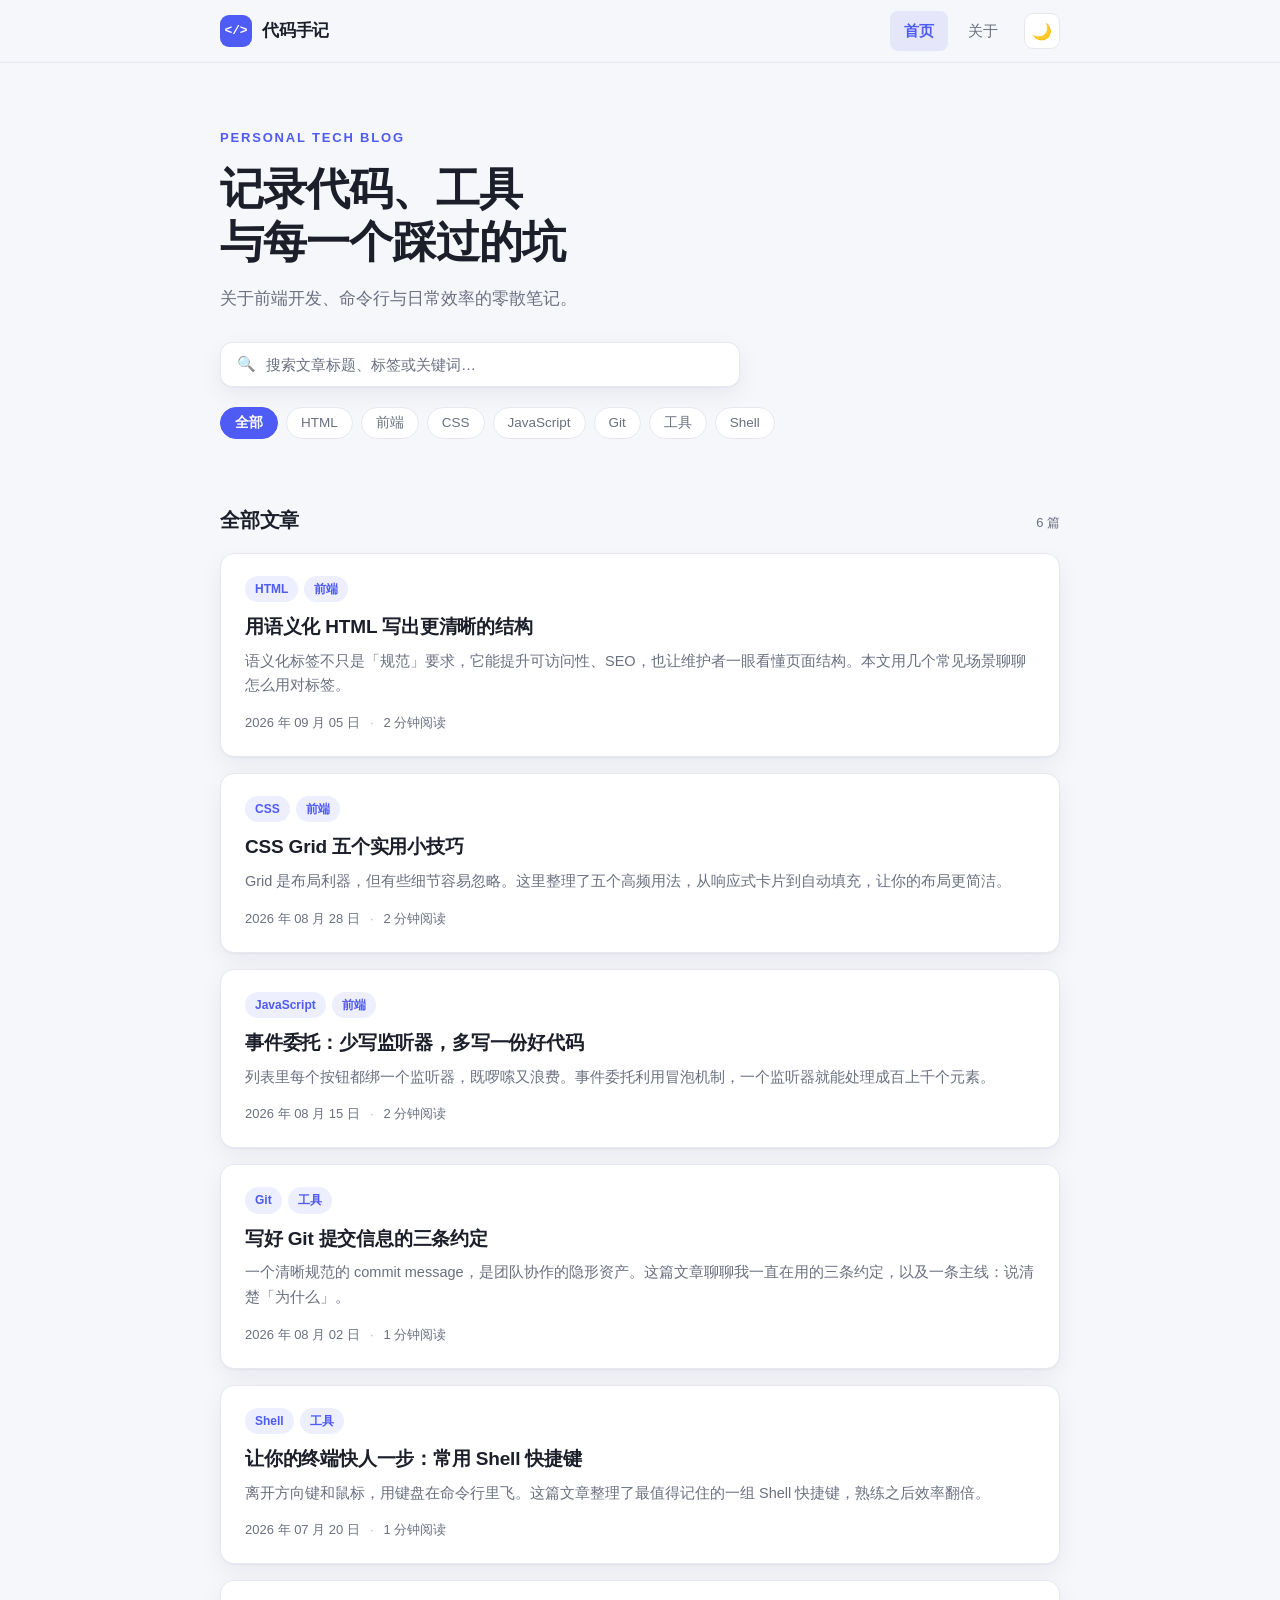
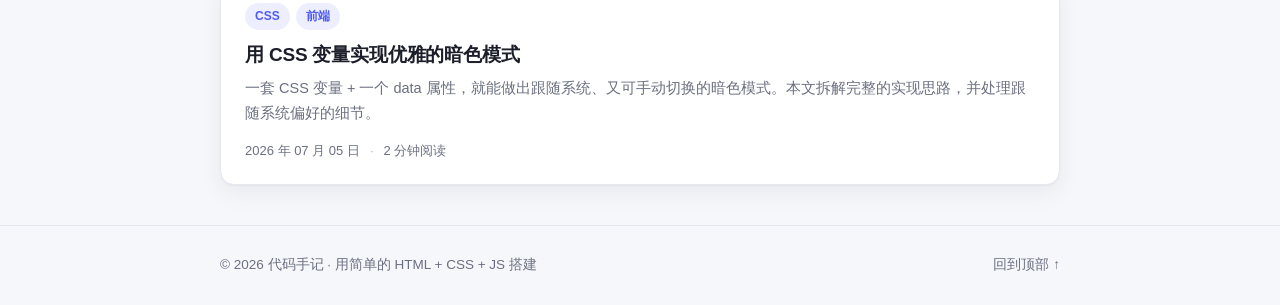
<file: index.html>
<!DOCTYPE html>
<html lang="zh-CN">
<head>
  <meta charset="UTF-8" />
  <meta name="viewport" content="width=device-width, initial-scale=1.0" />
  <title>代码手记 · 个人技术博客</title>
  <meta name="description" content="一个关于前端、工具与编程的简单技术博客" />
  <link rel="icon" type="image/svg+xml" href="favicon.svg" />
  <script>
    (function () {
      try {
        var t = localStorage.getItem("blog-theme") ||
          (window.matchMedia("(prefers-color-scheme: dark)").matches ? "dark" : "light");
        document.documentElement.setAttribute("data-theme", t);
      } catch (e) {}
    })();
  </script>
  <link rel="stylesheet" href="css/style.css" />
</head>
<body>
  <header class="site-header">
    <div class="container header-inner">
      <a class="brand" href="index.html">
        <span class="brand-mark">&lt;/&gt;</span>
        <span class="brand-name">代码手记</span>
      </a>

      <nav class="site-nav">
        <a href="index.html" class="nav-link active">首页</a>
        <a href="about.html" class="nav-link">关于</a>
        <button id="theme-toggle" class="theme-toggle" type="button" aria-label="切换主题">
          <span class="theme-icon" data-icon="moon">🌙</span>
          <span class="theme-icon" data-icon="sun">☀️</span>
        </button>
      </nav>
    </div>
  </header>

  <section class="hero">
    <div class="container">
      <p class="hero-eyebrow">PERSONAL TECH BLOG</p>
      <h1 class="hero-title">记录代码、工具<br />与每一个踩过的坑</h1>
      <p class="hero-sub">关于前端开发、命令行与日常效率的零散笔记。</p>

      <div class="search-box">
        <span class="search-icon">🔍</span>
        <input
          id="search-input"
          type="text"
          placeholder="搜索文章标题、标签或关键词…"
          autocomplete="off"
        />
      </div>

      <div class="tag-filter" id="tag-filter" aria-label="标签筛选"></div>
    </div>
  </section>

  <main class="container">
    <div class="list-head">
      <h2 id="list-title">全部文章</h2>
      <span id="result-count" class="result-count"></span>
    </div>
    <div id="article-list" class="article-list"></div>
    <div id="empty-state" class="empty-state" hidden>
      <p class="empty-emoji">🔎</p>
      <p>没有找到匹配的文章，换个关键词试试吧。</p>
    </div>
  </main>

  <footer class="site-footer">
    <div class="container footer-inner">
      <p>© <span id="year"></span> 代码手记 · 用简单的 HTML + CSS + JS 搭建</p>
      <a href="#" class="footer-link">回到顶部 ↑</a>
    </div>
  </footer>

  <script src="js/articles.js"></script>
  <script src="js/main.js"></script>
</body>
</html>
</file>
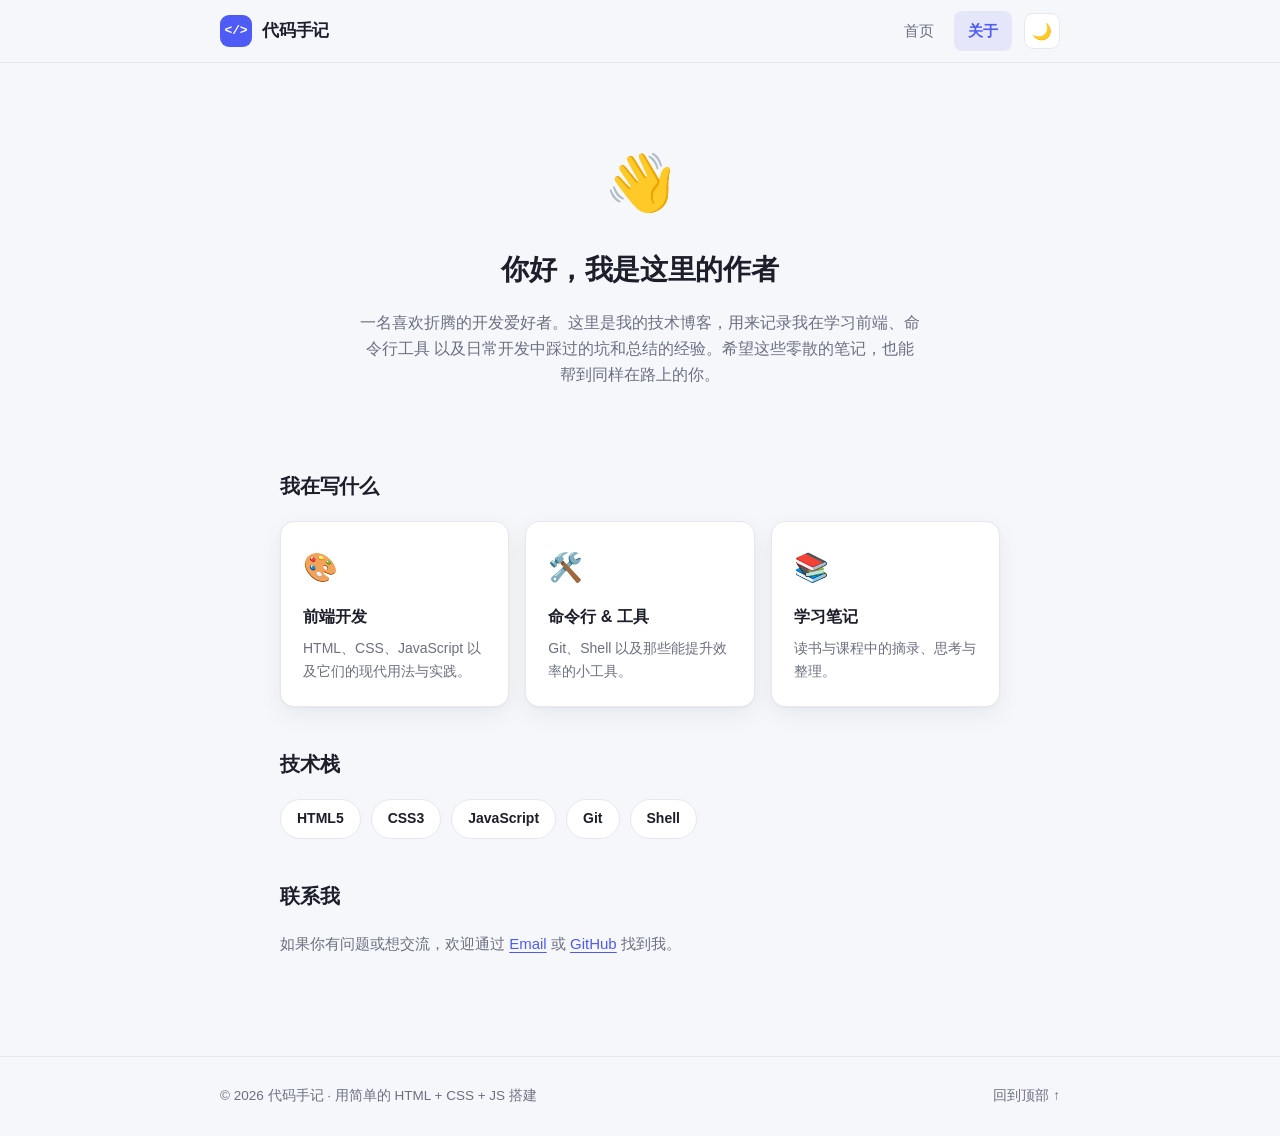
<file: about.html>
<!DOCTYPE html>
<html lang="zh-CN">
<head>
  <meta charset="UTF-8" />
  <meta name="viewport" content="width=device-width, initial-scale=1.0" />
  <title>关于 · 代码手记</title>
  <link rel="icon" type="image/svg+xml" href="favicon.svg" />
  <script>
    (function () {
      try {
        var t = localStorage.getItem("blog-theme") ||
          (window.matchMedia("(prefers-color-scheme: dark)").matches ? "dark" : "light");
        document.documentElement.setAttribute("data-theme", t);
      } catch (e) {}
    })();
  </script>
  <link rel="stylesheet" href="css/style.css" />
</head>
<body>
  <header class="site-header">
    <div class="container header-inner">
      <a class="brand" href="index.html">
        <span class="brand-mark">&lt;/&gt;</span>
        <span class="brand-name">代码手记</span>
      </a>

      <nav class="site-nav">
        <a href="index.html" class="nav-link">首页</a>
        <a href="about.html" class="nav-link active">关于</a>
        <button id="theme-toggle" class="theme-toggle" type="button" aria-label="切换主题">
          <span class="theme-icon" data-icon="moon">🌙</span>
          <span class="theme-icon" data-icon="sun">☀️</span>
        </button>
      </nav>
    </div>
  </header>

  <main class="container about-page">
    <section class="about-hero">
      <div class="about-avatar" aria-hidden="true">👋</div>
      <h1 class="about-name">你好，我是这里的作者</h1>
      <p class="about-bio">
        一名喜欢折腾的开发爱好者。这里是我的技术博客，用来记录我在学习前端、命令行工具
        以及日常开发中踩过的坑和总结的经验。希望这些零散的笔记，也能帮到同样在路上的你。
      </p>
    </section>

    <section class="about-section">
      <h2>我在写什么</h2>
      <div class="about-cards">
        <div class="about-card">
          <span class="about-card-icon">🎨</span>
          <h3>前端开发</h3>
          <p>HTML、CSS、JavaScript 以及它们的现代用法与实践。</p>
        </div>
        <div class="about-card">
          <span class="about-card-icon">🛠️</span>
          <h3>命令行 &amp; 工具</h3>
          <p>Git、Shell 以及那些能提升效率的小工具。</p>
        </div>
        <div class="about-card">
          <span class="about-card-icon">📚</span>
          <h3>学习笔记</h3>
          <p>读书与课程中的摘录、思考与整理。</p>
        </div>
      </div>
    </section>

    <section class="about-section">
      <h2>技术栈</h2>
      <div class="skills" id="skills">
        <span class="skill-chip">HTML5</span>
        <span class="skill-chip">CSS3</span>
        <span class="skill-chip">JavaScript</span>
        <span class="skill-chip">Git</span>
        <span class="skill-chip">Shell</span>
      </div>
    </section>

    <section class="about-section">
      <h2>联系我</h2>
      <p class="about-contact">
        如果你有问题或想交流，欢迎通过
        <a href="mailto:hello@example.com" class="text-link">Email</a> 或
        <a href="https://github.com" target="_blank" rel="noopener" class="text-link">GitHub</a> 找到我。
      </p>
    </section>
  </main>

  <footer class="site-footer">
    <div class="container footer-inner">
      <p>© <span id="year"></span> 代码手记 · 用简单的 HTML + CSS + JS 搭建</p>
      <a href="#" class="footer-link">回到顶部 ↑</a>
    </div>
  </footer>

  <script src="js/main.js"></script>
</body>
</html>
</file>
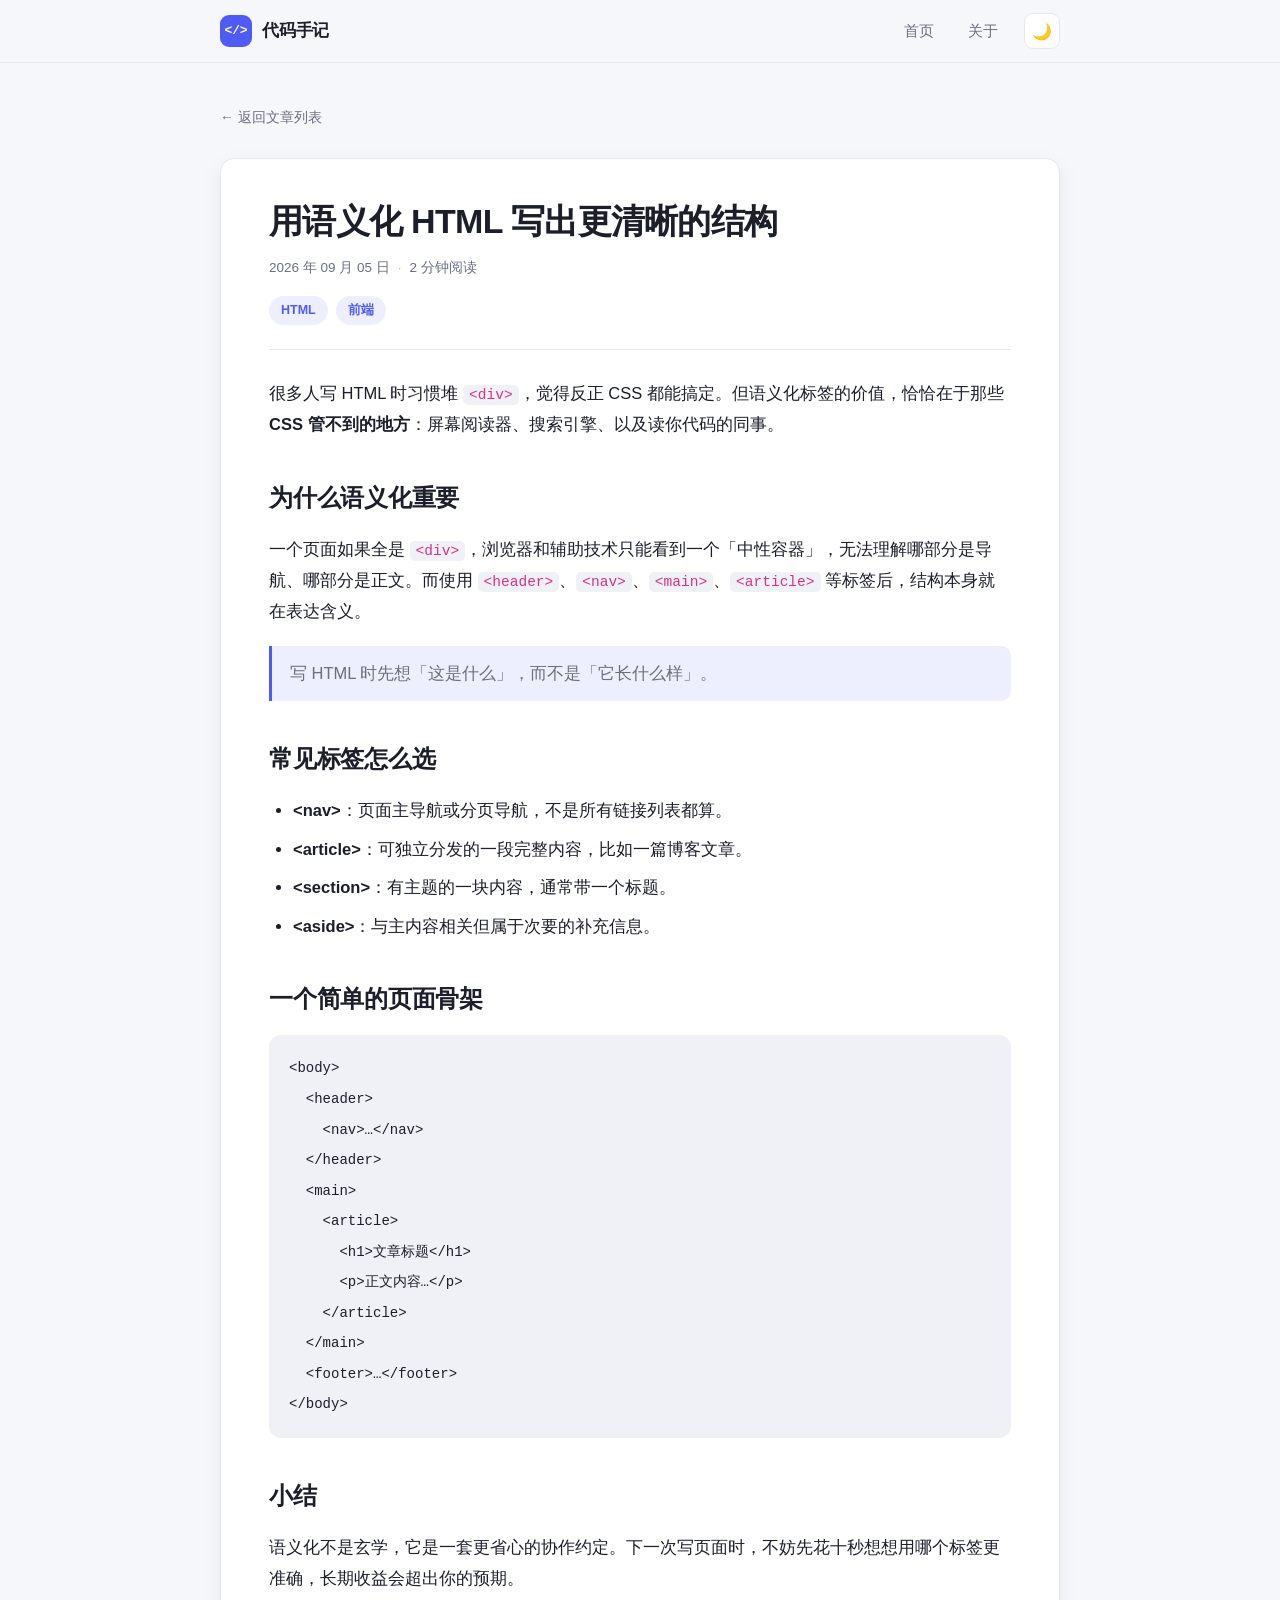
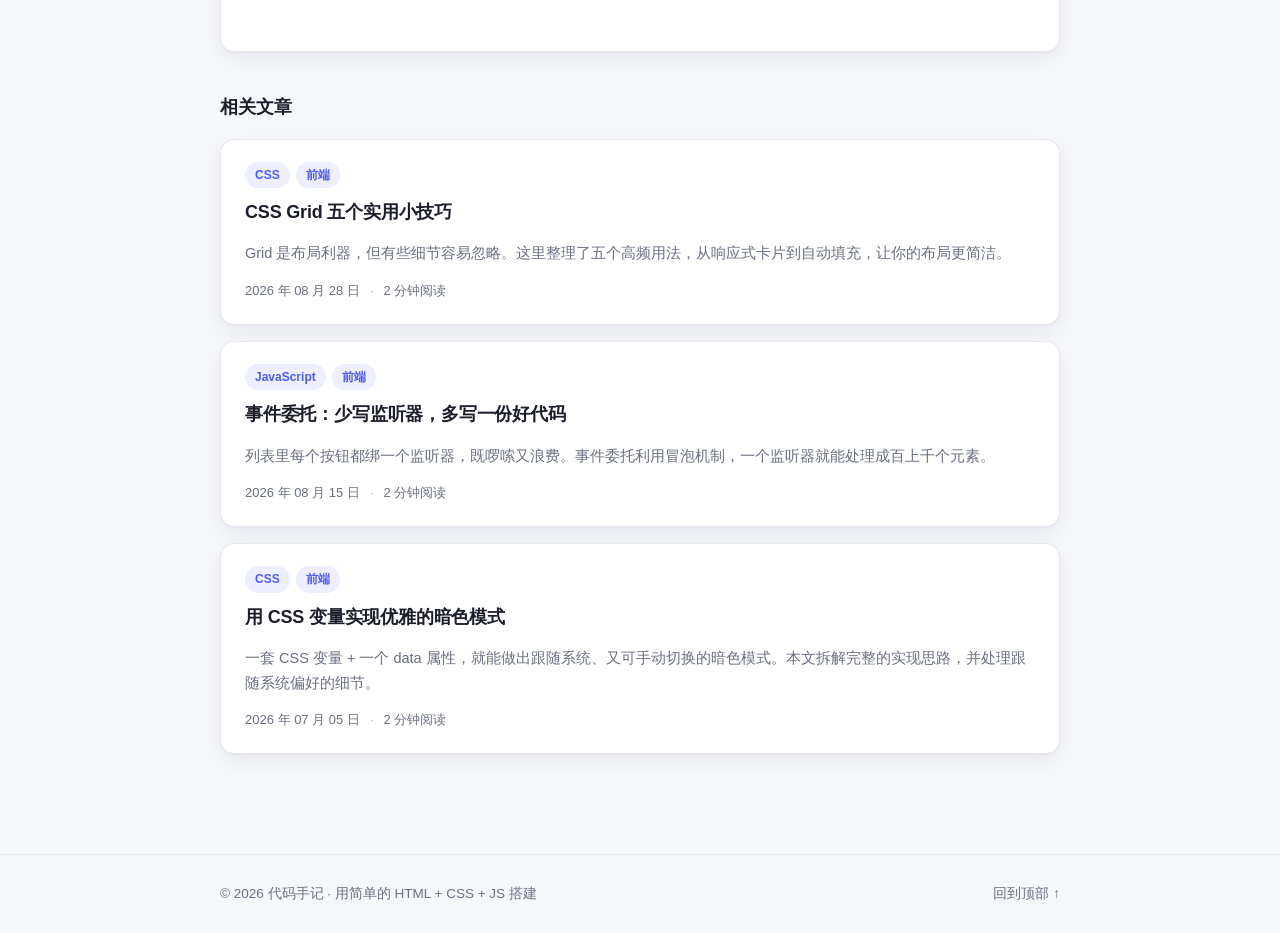
<file: article.html>
<!DOCTYPE html>
<html lang="zh-CN">
<head>
  <meta charset="UTF-8" />
  <meta name="viewport" content="width=device-width, initial-scale=1.0" />
  <title>文章 · 代码手记</title>
  <link rel="icon" type="image/svg+xml" href="favicon.svg" />
  <script>
    (function () {
      try {
        var t = localStorage.getItem("blog-theme") ||
          (window.matchMedia("(prefers-color-scheme: dark)").matches ? "dark" : "light");
        document.documentElement.setAttribute("data-theme", t);
      } catch (e) {}
    })();
  </script>
  <link rel="stylesheet" href="css/style.css" />
</head>
<body>
  <header class="site-header">
    <div class="container header-inner">
      <a class="brand" href="index.html">
        <span class="brand-mark">&lt;/&gt;</span>
        <span class="brand-name">代码手记</span>
      </a>

      <nav class="site-nav">
        <a href="index.html" class="nav-link">首页</a>
        <a href="about.html" class="nav-link">关于</a>
        <button id="theme-toggle" class="theme-toggle" type="button" aria-label="切换主题">
          <span class="theme-icon" data-icon="moon">🌙</span>
          <span class="theme-icon" data-icon="sun">☀️</span>
        </button>
      </nav>
    </div>
  </header>

  <main class="container article-page">
    <a href="index.html" class="back-link">← 返回文章列表</a>

    <article class="post">
      <header class="post-header">
        <h1 id="post-title" class="post-title"></h1>
        <div class="post-meta">
          <span id="post-date" class="post-date"></span>
          <span class="dot">·</span>
          <span id="post-reading-time" class="post-reading-time"></span>
        </div>
        <div id="post-tags" class="post-tags"></div>
      </header>

      <div id="post-content" class="post-content"></div>
    </article>

    <div id="post-related" class="post-related">
      <h3>相关文章</h3>
      <div id="related-list" class="article-list"></div>
    </div>
  </main>

  <footer class="site-footer">
    <div class="container footer-inner">
      <p>© <span id="year"></span> 代码手记 · 用简单的 HTML + CSS + JS 搭建</p>
      <a href="#" class="footer-link">回到顶部 ↑</a>
    </div>
  </footer>

  <script src="js/articles.js"></script>
  <script src="js/main.js"></script>
</body>
</html>
</file>
<file: css/style.css>
/* ============================================================
   代码手记 · 主题变量与基础样式
   ============================================================ */

:root {
  /* 亮色主题 */
  --bg: #f6f7fb;
  --bg-elevated: #ffffff;
  --surface: #ffffff;
  --surface-hover: #fbfbfe;
  --text: #1c1e2a;
  --text-muted: #6b7080;
  --border: #e7e8ef;
  --accent: #4f5bf5;
  --accent-soft: rgba(79, 91, 245, 0.10);
  --accent-contrast: #ffffff;
  --code-bg: #f0f1f6;
  --code-text: #d63384;
  --shadow: 0 1px 2px rgba(20, 24, 40, 0.04), 0 8px 24px rgba(20, 24, 40, 0.06);
  --shadow-hover: 0 2px 4px rgba(20, 24, 40, 0.05), 0 14px 34px rgba(20, 24, 40, 0.10);
  --radius: 14px;
}

:root[data-theme="dark"] {
  --bg: #0e1016;
  --bg-elevated: #14161f;
  --surface: #161923;
  --surface-hover: #1a1d29;
  --text: #e8e9ef;
  --text-muted: #9aa0b0;
  --border: #262a38;
  --accent: #7b86ff;
  --accent-soft: rgba(123, 134, 255, 0.16);
  --accent-contrast: #0e1016;
  --code-bg: #1f232e;
  --code-text: #ff9bc0;
  --shadow: 0 1px 2px rgba(0, 0, 0, 0.35), 0 8px 24px rgba(0, 0, 0, 0.35);
  --shadow-hover: 0 2px 4px rgba(0, 0, 0, 0.4), 0 14px 34px rgba(0, 0, 0, 0.45);
}

/* ============================================================
   基础重置
   ============================================================ */

* {
  box-sizing: border-box;
  margin: 0;
  padding: 0;
}

html {
  scroll-behavior: smooth;
}

body {
  font-family: -apple-system, BlinkMacSystemFont, "Segoe UI", "PingFang SC",
    "Hiragino Sans GB", "Microsoft YaHei", "Helvetica Neue", Arial, sans-serif;
  background: var(--bg);
  color: var(--text);
  line-height: 1.7;
  -webkit-font-smoothing: antialiased;
  text-rendering: optimizeLegibility;
  transition: background-color 0.25s ease, color 0.25s ease;
}

a {
  color: inherit;
  text-decoration: none;
}

img {
  max-width: 100%;
}

.container {
  width: 100%;
  max-width: 880px;
  margin: 0 auto;
  padding: 0 20px;
}

/* ============================================================
   顶栏
   ============================================================ */

.site-header {
  position: sticky;
  top: 0;
  z-index: 10;
  background: var(--bg); /* 回退：不支持 color-mix 的旧浏览器使用 */
  background: color-mix(in srgb, var(--bg) 82%, transparent);
  backdrop-filter: blur(12px);
  -webkit-backdrop-filter: blur(12px);
  border-bottom: 1px solid var(--border);
}

.header-inner {
  display: flex;
  align-items: center;
  justify-content: space-between;
  height: 62px;
}

.brand {
  display: flex;
  align-items: center;
  gap: 10px;
  font-weight: 700;
  font-size: 17px;
  letter-spacing: -0.01em;
}

.brand-mark {
  display: inline-flex;
  align-items: center;
  justify-content: center;
  width: 32px;
  height: 32px;
  border-radius: 9px;
  background: var(--accent);
  color: var(--accent-contrast);
  font-size: 13px;
  font-family: "SF Mono", "Fira Code", Consolas, monospace;
}

.site-nav {
  display: flex;
  align-items: center;
  gap: 6px;
}

.nav-link {
  padding: 7px 14px;
  border-radius: 8px;
  font-size: 15px;
  color: var(--text-muted);
  transition: color 0.15s ease, background-color 0.15s ease;
}

.nav-link:hover {
  color: var(--text);
  background: var(--accent-soft);
}

.nav-link.active {
  color: var(--accent);
  background: var(--accent-soft);
  font-weight: 600;
}

.theme-toggle {
  margin-left: 6px;
  width: 36px;
  height: 36px;
  border: 1px solid var(--border);
  border-radius: 9px;
  background: var(--surface);
  cursor: pointer;
  font-size: 16px;
  display: inline-flex;
  align-items: center;
  justify-content: center;
  transition: border-color 0.15s ease, transform 0.1s ease;
}

.theme-toggle:hover {
  border-color: var(--accent);
}

.theme-toggle:active {
  transform: scale(0.94);
}

/* 根据主题切换图标 */
.theme-icon[data-icon="sun"] {
  display: none;
}
:root[data-theme="dark"] .theme-icon[data-icon="moon"] {
  display: none;
}
:root[data-theme="dark"] .theme-icon[data-icon="sun"] {
  display: inline;
}

/* ============================================================
   Hero 区
   ============================================================ */

.hero {
  padding: 64px 0 40px;
}

.hero-eyebrow {
  font-size: 13px;
  font-weight: 700;
  letter-spacing: 0.14em;
  color: var(--accent);
  margin-bottom: 14px;
}

.hero-title {
  font-size: clamp(30px, 5vw, 44px);
  line-height: 1.2;
  letter-spacing: -0.02em;
  font-weight: 800;
}

.hero-sub {
  margin-top: 16px;
  font-size: 17px;
  color: var(--text-muted);
  max-width: 480px;
}

.search-box {
  margin-top: 28px;
  display: flex;
  align-items: center;
  gap: 10px;
  background: var(--surface);
  border: 1px solid var(--border);
  border-radius: 12px;
  padding: 0 16px;
  max-width: 520px;
  box-shadow: var(--shadow);
  transition: border-color 0.15s ease, box-shadow 0.15s ease;
}

.search-box:focus-within {
  border-color: var(--accent);
  box-shadow: 0 0 0 4px var(--accent-soft);
}

.search-icon {
  font-size: 15px;
  opacity: 0.7;
}

.search-box input {
  flex: 1;
  border: none;
  outline: none;
  background: transparent;
  color: var(--text);
  font-size: 15px;
  padding: 13px 0;
}

.search-box input::placeholder {
  color: var(--text-muted);
}

.tag-filter {
  margin-top: 20px;
  display: flex;
  flex-wrap: wrap;
  gap: 8px;
}

.tag-chip {
  padding: 6px 14px;
  border-radius: 999px;
  border: 1px solid var(--border);
  background: var(--surface);
  color: var(--text-muted);
  font-size: 13.5px;
  cursor: pointer;
  user-select: none;
  transition: all 0.15s ease;
}

.tag-chip:hover {
  color: var(--text);
  border-color: var(--accent);
}

.tag-chip.active {
  background: var(--accent);
  border-color: var(--accent);
  color: var(--accent-contrast);
  font-weight: 600;
}

/* ============================================================
   文章列表
   ============================================================ */

.list-head {
  display: flex;
  align-items: baseline;
  justify-content: space-between;
  margin: 24px 0 16px;
}

.list-head h2 {
  font-size: 20px;
  letter-spacing: -0.01em;
}

.result-count {
  font-size: 13px;
  color: var(--text-muted);
}

.article-list {
  display: grid;
  gap: 16px;
}

.article-card {
  display: block;
  background: var(--surface);
  border: 1px solid var(--border);
  border-radius: var(--radius);
  padding: 22px 24px;
  box-shadow: var(--shadow);
  transition: transform 0.18s ease, box-shadow 0.18s ease, border-color 0.18s ease;
}

.article-card:hover {
  transform: translateY(-3px);
  box-shadow: var(--shadow-hover);
  border-color: var(--accent);
}

.card-tags {
  display: flex;
  flex-wrap: wrap;
  gap: 6px;
  margin-bottom: 12px;
}

.card-tag {
  font-size: 12px;
  padding: 3px 10px;
  border-radius: 999px;
  background: var(--accent-soft);
  color: var(--accent);
  font-weight: 600;
}

.card-title {
  font-size: 19px;
  font-weight: 700;
  letter-spacing: -0.01em;
  line-height: 1.4;
  margin-bottom: 8px;
}

.card-excerpt {
  font-size: 14.5px;
  color: var(--text-muted);
  margin-bottom: 14px;
}

.card-meta {
  display: flex;
  align-items: center;
  gap: 10px;
  font-size: 13px;
  color: var(--text-muted);
}

.dot {
  opacity: 0.5;
}

.empty-state {
  text-align: center;
  padding: 60px 20px;
  color: var(--text-muted);
}

.empty-emoji {
  font-size: 40px;
  margin-bottom: 12px;
}

/* ============================================================
   文章页
   ============================================================ */

.article-page {
  padding-top: 40px;
  padding-bottom: 60px;
}

.back-link {
  display: inline-block;
  font-size: 14px;
  color: var(--text-muted);
  margin-bottom: 28px;
  transition: color 0.15s ease;
}

.back-link:hover {
  color: var(--accent);
}

.post {
  background: var(--surface);
  border: 1px solid var(--border);
  border-radius: var(--radius);
  padding: 40px clamp(24px, 5vw, 48px);
  box-shadow: var(--shadow);
}

.post-header {
  border-bottom: 1px solid var(--border);
  padding-bottom: 24px;
  margin-bottom: 28px;
}

.post-title {
  font-size: clamp(24px, 4vw, 34px);
  line-height: 1.3;
  letter-spacing: -0.02em;
  font-weight: 800;
  margin-bottom: 14px;
}

.post-meta {
  display: flex;
  align-items: center;
  gap: 8px;
  font-size: 13.5px;
  color: var(--text-muted);
}

.post-tags {
  display: flex;
  flex-wrap: wrap;
  gap: 8px;
  margin-top: 16px;
}

.post-tag {
  font-size: 12.5px;
  padding: 4px 12px;
  border-radius: 999px;
  background: var(--accent-soft);
  color: var(--accent);
  font-weight: 600;
}

.post-content {
  font-size: 16.5px;
  line-height: 1.85;
  color: var(--text);
}

.post-content h2 {
  font-size: 24px;
  font-weight: 700;
  letter-spacing: -0.01em;
  margin: 36px 0 14px;
}

.post-content h3 {
  font-size: 19px;
  font-weight: 700;
  margin: 28px 0 12px;
}

.post-content p {
  margin-bottom: 18px;
}

.post-content ul,
.post-content ol {
  margin: 0 0 18px 24px;
}

.post-content li {
  margin-bottom: 8px;
}

.post-content strong {
  font-weight: 700;
}

.post-content a {
  color: var(--accent);
  text-decoration: underline;
  text-underline-offset: 3px;
}

.post-content blockquote {
  border-left: 3px solid var(--accent);
  background: var(--accent-soft);
  padding: 12px 18px;
  border-radius: 0 10px 10px 0;
  margin: 20px 0;
  color: var(--text-muted);
}

.post-content code {
  font-family: "SF Mono", "Fira Code", "JetBrains Mono", Consolas, monospace;
  font-size: 0.88em;
  background: var(--code-bg);
  color: var(--code-text);
  padding: 2px 6px;
  border-radius: 5px;
}

.post-content pre {
  background: var(--code-bg);
  border-radius: 12px;
  padding: 18px 20px;
  overflow-x: auto;
  margin: 0 0 20px;
}

.post-content pre code {
  background: transparent;
  color: var(--text);
  padding: 0;
  font-size: 14px;
  line-height: 1.7;
}

.post-content hr {
  border: none;
  border-top: 1px solid var(--border);
  margin: 32px 0;
}

.post-related {
  margin-top: 40px;
}

.post-related h3 {
  font-size: 18px;
  margin-bottom: 16px;
}

/* ============================================================
   关于页
   ============================================================ */

.about-page {
  padding-top: 48px;
  padding-bottom: 60px;
  max-width: 760px;
}

.about-hero {
  text-align: center;
  padding: 24px 0 40px;
}

.about-avatar {
  font-size: 56px;
  margin-bottom: 16px;
}

.about-name {
  font-size: 28px;
  font-weight: 800;
  letter-spacing: -0.01em;
}

.about-bio {
  margin: 16px auto 0;
  max-width: 560px;
  color: var(--text-muted);
  font-size: 15.5px;
}

.about-section {
  margin-top: 40px;
}

.about-section h2 {
  font-size: 20px;
  margin-bottom: 18px;
  letter-spacing: -0.01em;
}

.about-cards {
  display: grid;
  grid-template-columns: repeat(auto-fit, minmax(200px, 1fr));
  gap: 16px;
}

.about-card {
  background: var(--surface);
  border: 1px solid var(--border);
  border-radius: var(--radius);
  padding: 22px;
  box-shadow: var(--shadow);
}

.about-card-icon {
  font-size: 28px;
}

.about-card h3 {
  font-size: 16px;
  margin: 12px 0 6px;
}

.about-card p {
  font-size: 14px;
  color: var(--text-muted);
}

.skills {
  display: flex;
  flex-wrap: wrap;
  gap: 10px;
}

.skill-chip {
  padding: 7px 16px;
  border-radius: 999px;
  border: 1px solid var(--border);
  background: var(--surface);
  font-size: 14px;
  font-weight: 600;
}

.about-contact {
  color: var(--text-muted);
  font-size: 15px;
}

.text-link {
  color: var(--accent);
  text-decoration: underline;
  text-underline-offset: 3px;
}

/* ============================================================
   页脚
   ============================================================ */

.site-footer {
  border-top: 1px solid var(--border);
  padding: 28px 0;
  margin-top: 40px;
}

.footer-inner {
  display: flex;
  align-items: center;
  justify-content: space-between;
  font-size: 13.5px;
  color: var(--text-muted);
}

.footer-link {
  color: var(--text-muted);
  transition: color 0.15s ease;
}

.footer-link:hover {
  color: var(--accent);
}

/* ============================================================
   响应式
   ============================================================ */

@media (max-width: 600px) {
  .hero {
    padding: 44px 0 28px;
  }
  .post {
    padding: 28px 22px;
  }
  .footer-inner {
    flex-direction: column;
    gap: 8px;
  }
}
</file>
